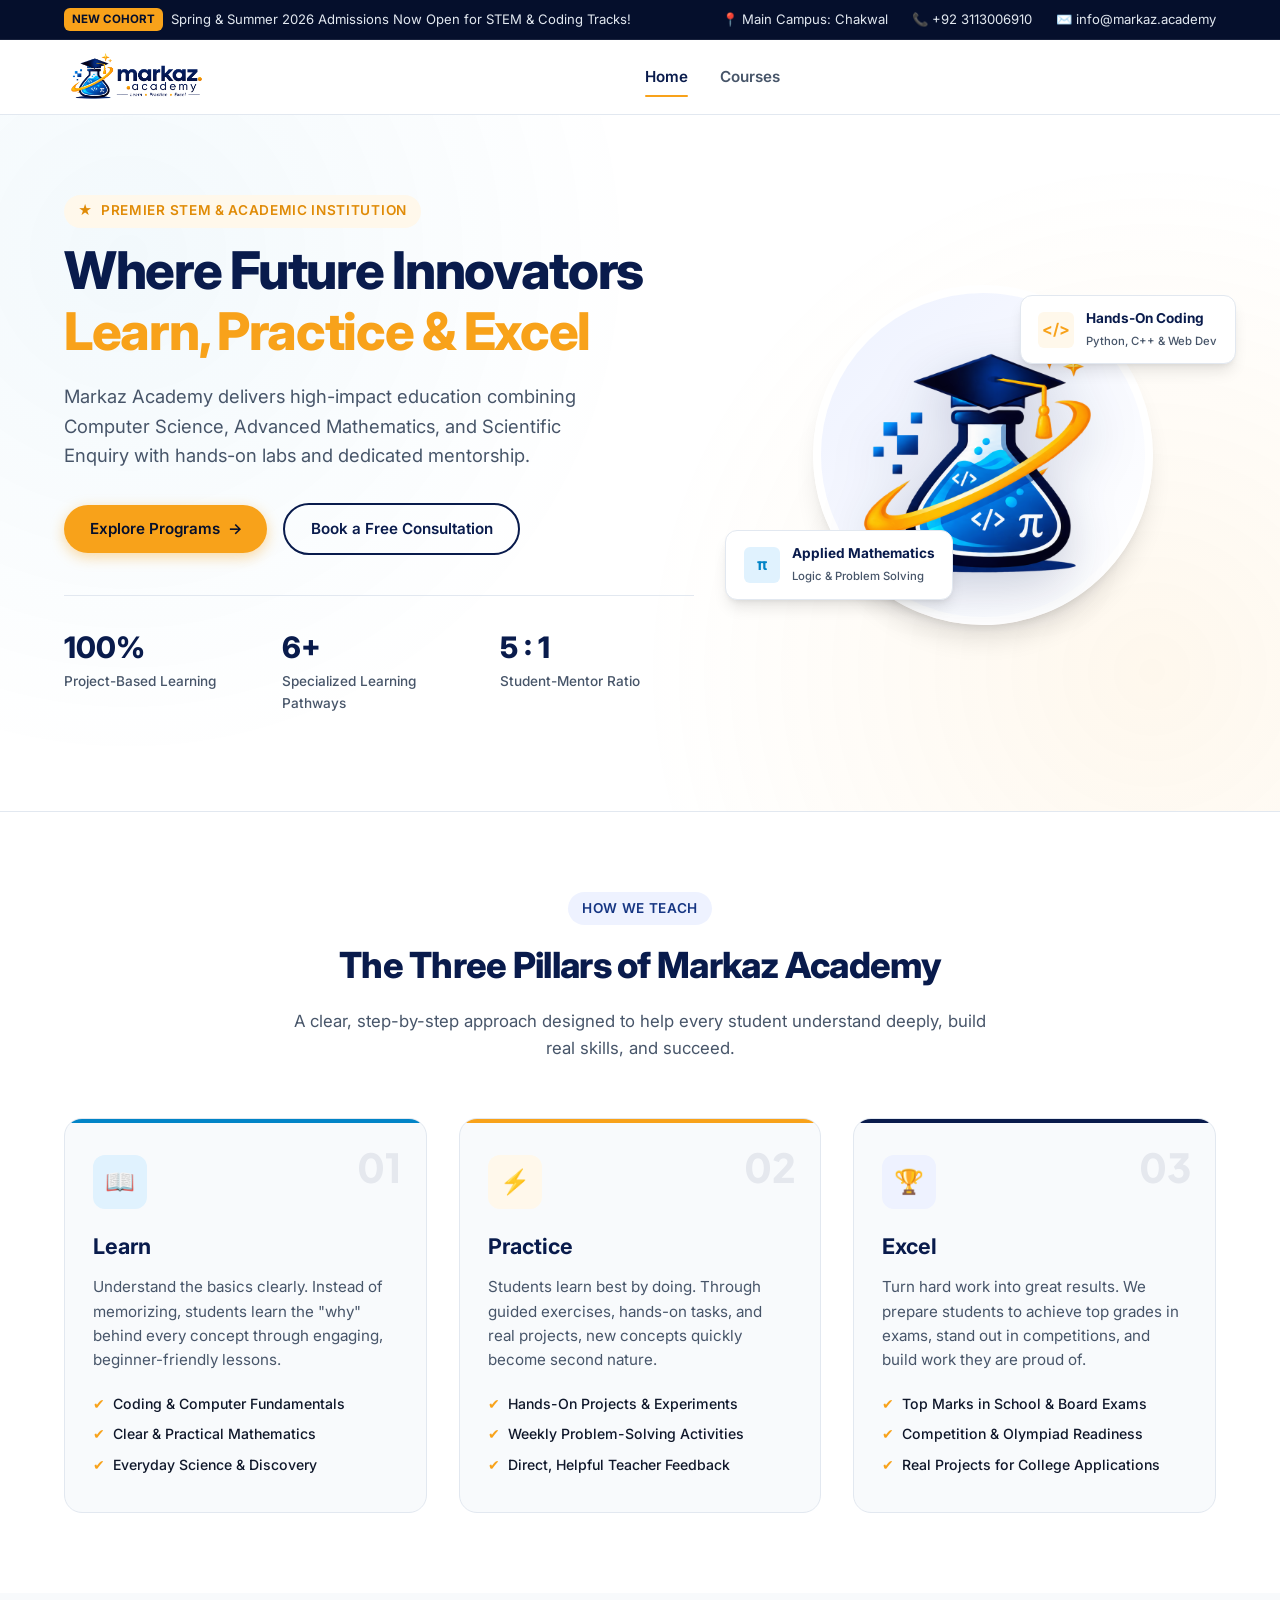
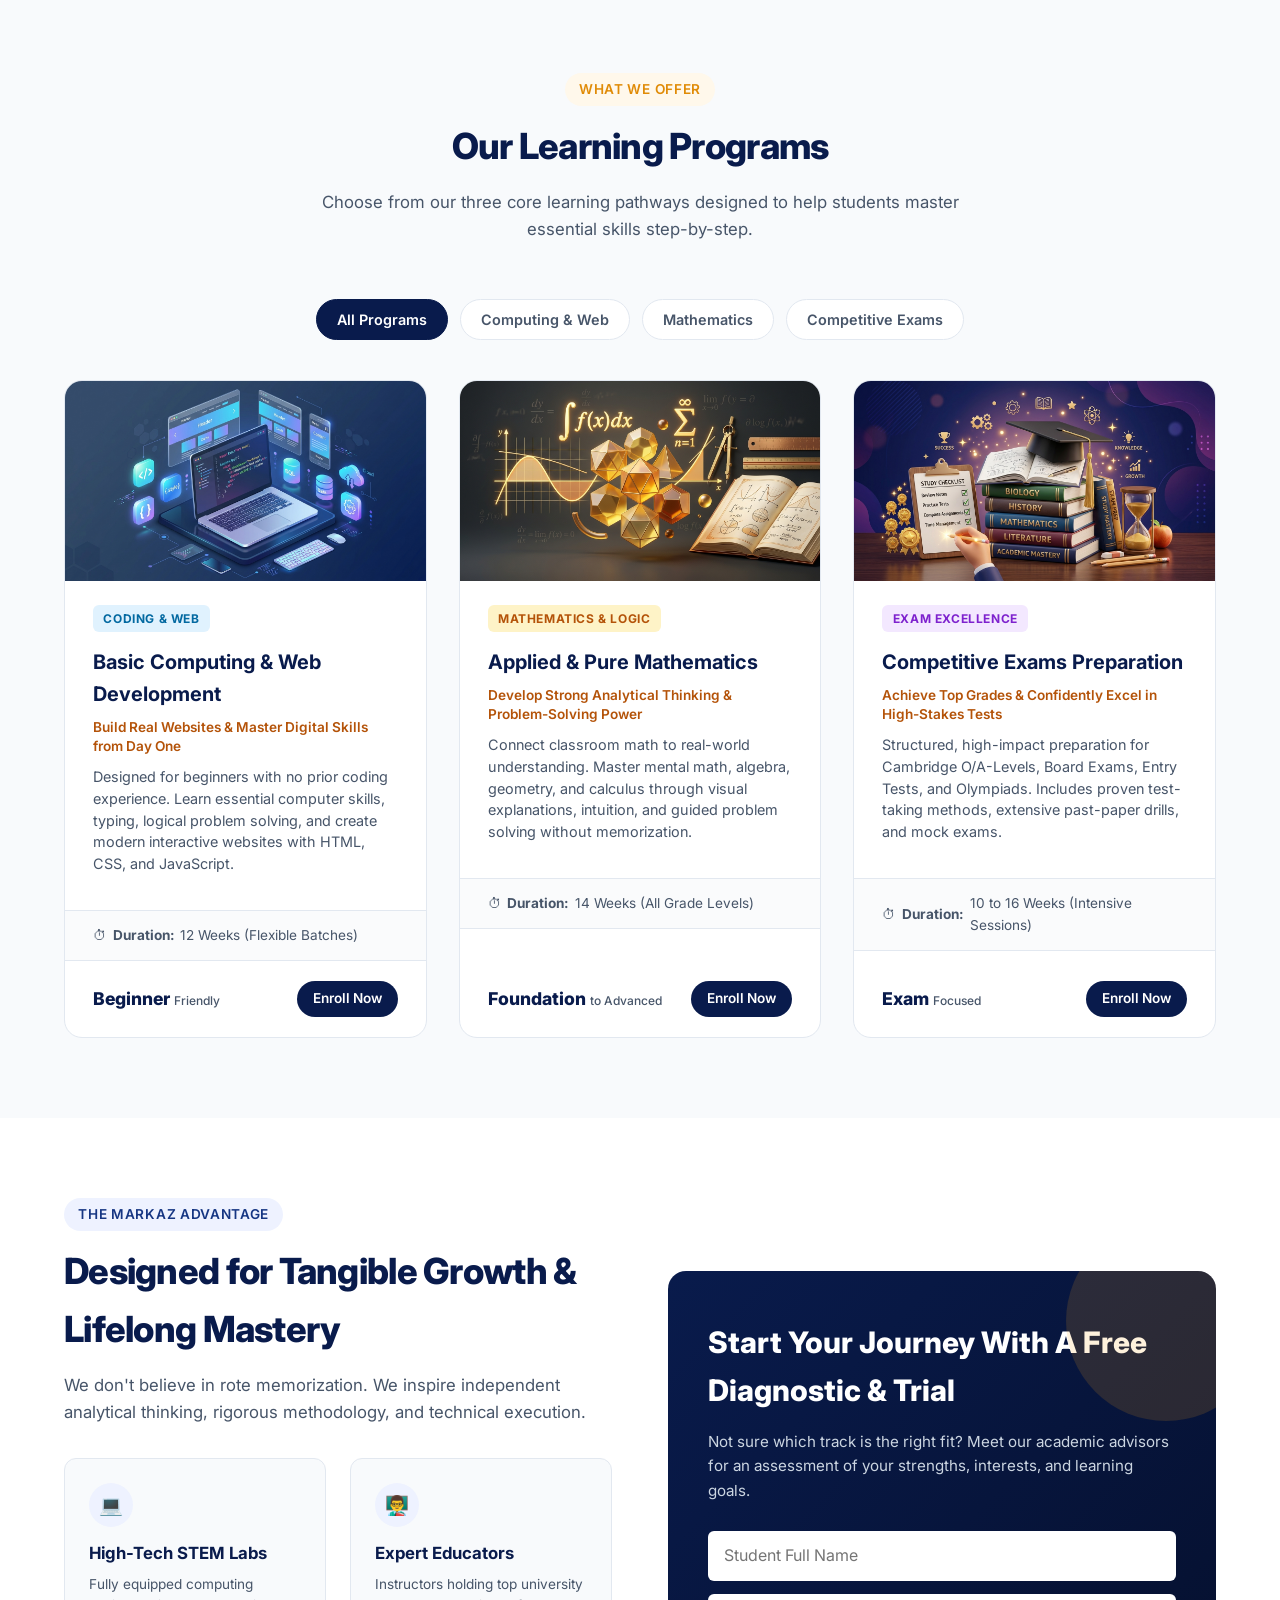
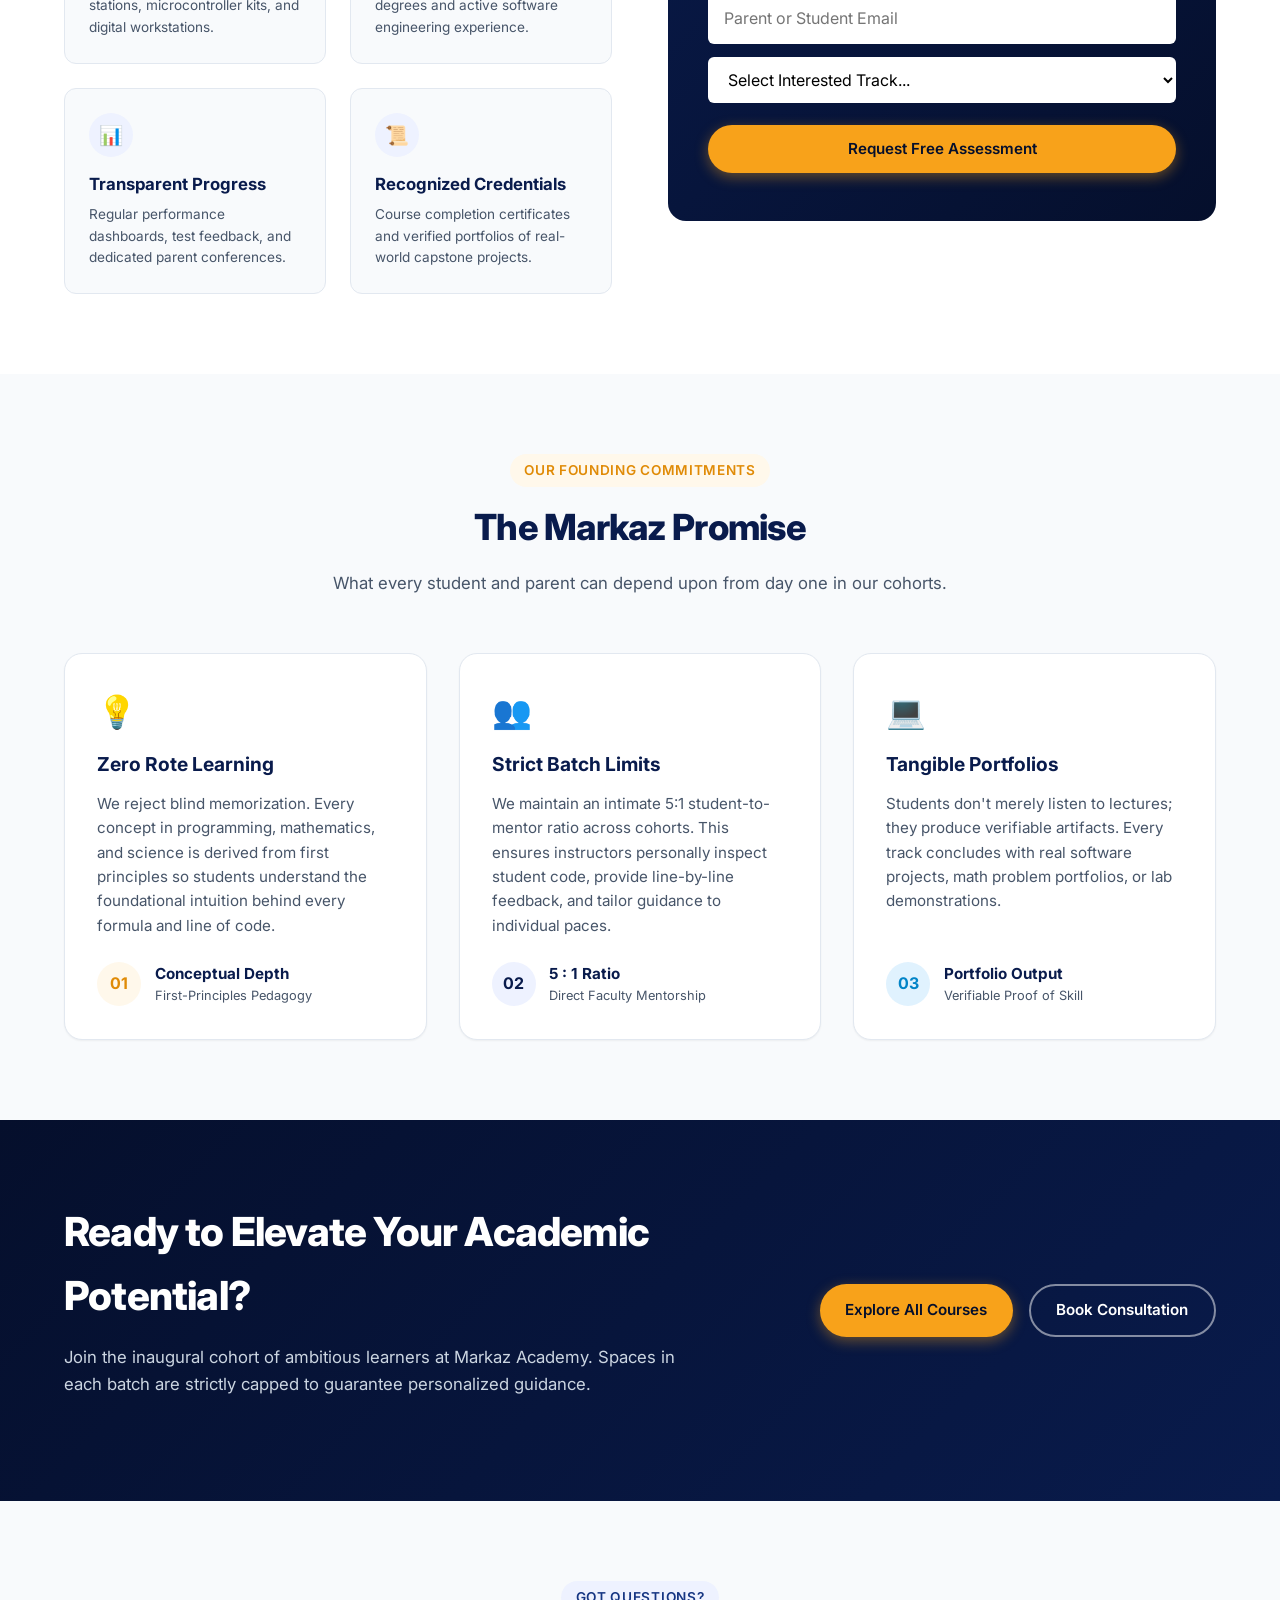
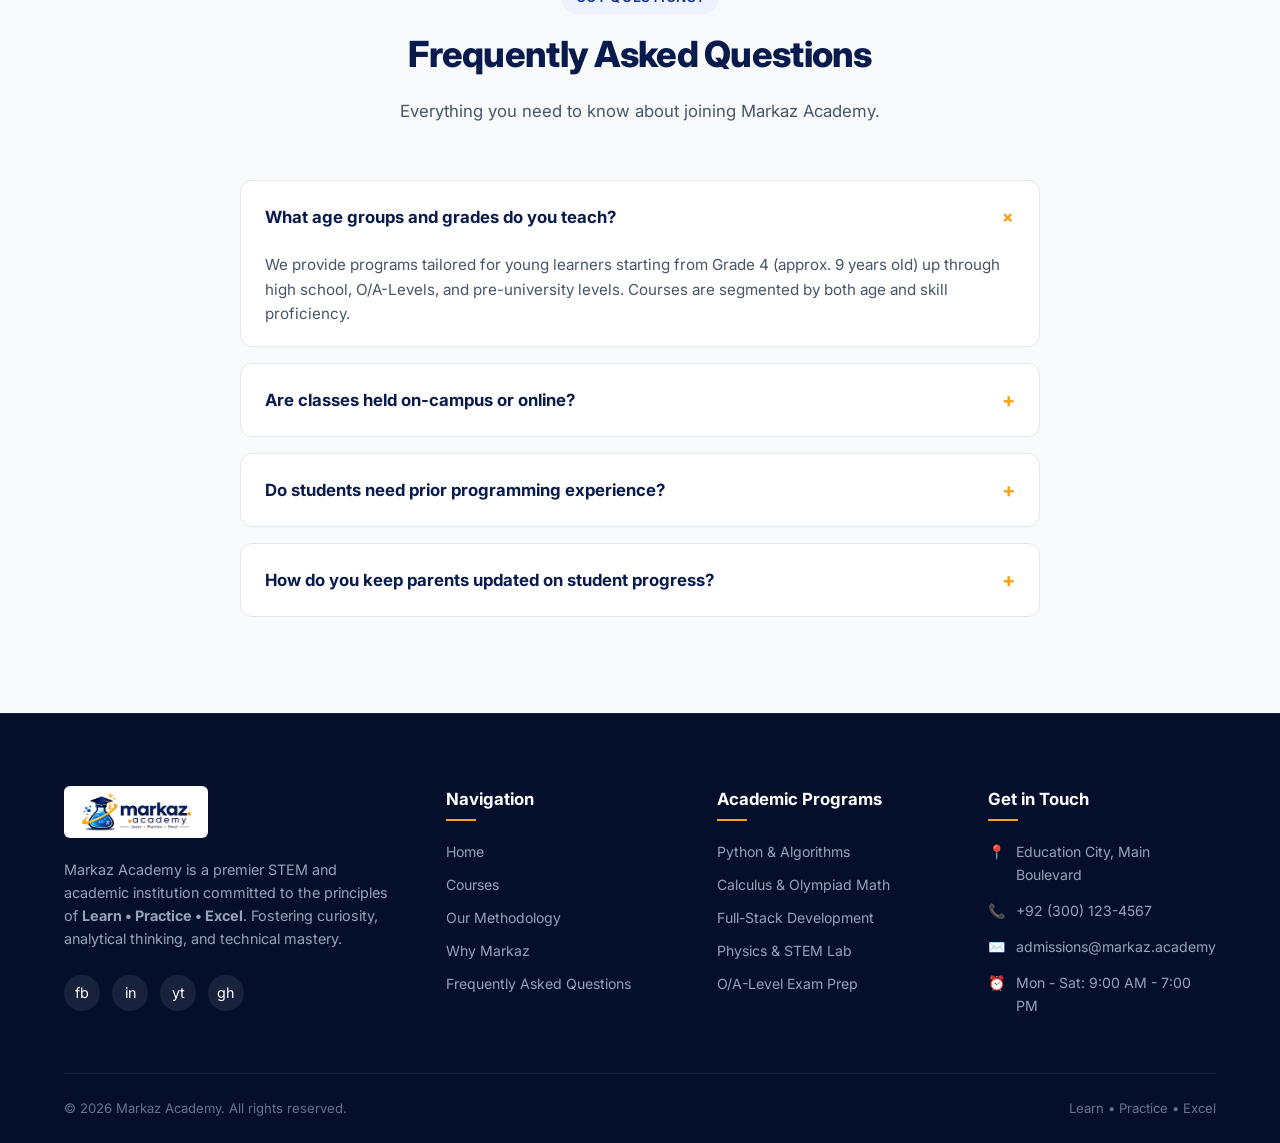
<file: index.html>
<!DOCTYPE html>
<html lang="en">
<head>
  <meta charset="UTF-8">
  <meta name="viewport" content="width=device-width, initial-scale=1.0">
  <title>Markaz Academy | Learn • Practice • Excel | Modern STEM, Coding & Academic Excellence</title>
  <meta name="description" content="Markaz Academy empowers students through rigorous computer science, mathematics, and STEM education. Learn, Practice, and Excel with experienced mentors.">
  <link rel="icon" type="image/png" href="assets/logo.png">
  
  <!-- Google Fonts -->
  <link rel="preconnect" href="https://fonts.googleapis.com">
  <link rel="preconnect" href="https://fonts.gstatic.com" crossorigin>
  <link href="https://fonts.googleapis.com/css2?family=Inter:wght@400;500;600;700;800&family=Plus+Jakarta+Sans:wght@600;700;800&display=swap" rel="stylesheet">
  
  <!-- Stylesheets -->
  <link rel="stylesheet" href="css/style.css">
</head>
<body>

  <!-- Top Announcement Bar -->
  <div class="top-bar">
    <div class="container">
      <div class="top-bar-notice">
        <span class="notice-pill">NEW COHORT</span>
        <span>Spring & Summer 2026 Admissions Now Open for STEM & Coding Tracks!</span>
      </div>
      <div class="top-bar-contact">
        <span>📍 Main Campus: Chakwal</span>
        <span>📞 +92 3113006910</span>
        <span>✉️ info@markaz.academy</span>
      </div>
    </div>
  </div>

  <!-- Primary Navigation -->
  <header class="navbar">
    <div class="container">
      <a href="index.html" class="nav-brand" aria-label="Markaz Academy Home">
        <img src="assets/logo_brand-name.png" alt="Markaz Academy - Learn Practice Excel">
      </a>

      <nav class="nav-menu" id="navMenu">
        <a href="index.html" class="nav-link active">Home</a>
        <a href="courses.html" class="nav-link">Courses</a>
      </nav>

      <div class="nav-actions">
        <button class="nav-toggle" id="navToggle" aria-label="Toggle navigation" aria-expanded="false">☰</button>
      </div>
    </div>
  </header>

  <main>
    <!-- Hero Section -->
    <section class="hero">
      <div class="container">
        <div class="hero-grid">
          <div class="hero-content">
            <span class="badge-tag gold">
              <span>★</span> Premier STEM & Academic Institution
            </span>
            <h1>
              Where Future Innovators <br>
              <span class="highlight">Learn, Practice & Excel</span>
            </h1>
            <p class="hero-lead">
              Markaz Academy delivers high-impact education combining Computer Science, Advanced Mathematics, and Scientific Enquiry with hands-on labs and dedicated mentorship.
            </p>
            <div class="hero-btns">
              <a href="courses.html" class="btn btn-primary">
                Explore Programs <span>&rarr;</span>
              </a>
              <a href="#consultation" class="btn btn-outline">
                Book a Free Consultation
              </a>
            </div>
            <div class="hero-stats">
              <div class="stat-item">
                <h3>100%</h3>
                <p>Project-Based Learning</p>
              </div>
              <div class="stat-item">
                <h3>6+</h3>
                <p>Specialized Learning Pathways</p>
              </div>
              <div class="stat-item">
                <h3>5 : 1</h3>
                <p>Student-Mentor Ratio</p>
              </div>
            </div>
          </div>

          <div class="hero-visual">
            <div class="hero-emblem-wrap">
              <img src="assets/logo.png" alt="Markaz Academy Emblem - Science, Math and Code">
            </div>
            
            <div class="floating-badge badge-1">
              <div class="floating-icon">&lt;/&gt;</div>
              <div>
                <div>Hands-On Coding</div>
                <small style="color: var(--color-text-muted); font-weight: 500;">Python, C++ & Web Dev</small>
              </div>
            </div>

            <div class="floating-badge badge-2">
              <div class="floating-icon">&pi;</div>
              <div>
                <div>Applied Mathematics</div>
                <small style="color: var(--color-text-muted); font-weight: 500;">Logic & Problem Solving</small>
              </div>
            </div>
          </div>
        </div>
      </div>
    </section>

    <!-- Three Pillars Section (Learn, Practice, Excel) -->
    <section class="pillars section-padding" id="methodology">
      <div class="container">
        <div class="section-header">
          <span class="badge-tag">How We Teach</span>
          <h2 class="section-title">The Three Pillars of Markaz Academy</h2>
          <p class="section-subtitle">A clear, step-by-step approach designed to help every student understand deeply, build real skills, and succeed.</p>
        </div>

        <div class="pillars-grid">
          <!-- Pillar 1: Learn -->
          <div class="pillar-card pillar-learn">
            <div class="pillar-number">01</div>
            <div class="pillar-icon">📖</div>
            <h3>Learn</h3>
            <p>Understand the basics clearly. Instead of memorizing, students learn the "why" behind every concept through engaging, beginner-friendly lessons.</p>
            <ul class="pillar-points">
              <li><span>✔</span> Coding & Computer Fundamentals</li>
              <li><span>✔</span> Clear & Practical Mathematics</li>
              <li><span>✔</span> Everyday Science & Discovery</li>
            </ul>
          </div>

          <!-- Pillar 2: Practice -->
          <div class="pillar-card pillar-practice">
            <div class="pillar-number">02</div>
            <div class="pillar-icon">⚡</div>
            <h3>Practice</h3>
            <p>Students learn best by doing. Through guided exercises, hands-on tasks, and real projects, new concepts quickly become second nature.</p>
            <ul class="pillar-points">
              <li><span>✔</span> Hands-On Projects & Experiments</li>
              <li><span>✔</span> Weekly Problem-Solving Activities</li>
              <li><span>✔</span> Direct, Helpful Teacher Feedback</li>
            </ul>
          </div>

          <!-- Pillar 3: Excel -->
          <div class="pillar-card pillar-excel">
            <div class="pillar-number">03</div>
            <div class="pillar-icon">🏆</div>
            <h3>Excel</h3>
            <p>Turn hard work into great results. We prepare students to achieve top grades in exams, stand out in competitions, and build work they are proud of.</p>
            <ul class="pillar-points">
              <li><span>✔</span> Top Marks in School & Board Exams</li>
              <li><span>✔</span> Competition & Olympiad Readiness</li>
              <li><span>✔</span> Real Projects for College Applications</li>
            </ul>
          </div>
        </div>
      </div>
    </section>

    <!-- Learning Programs Section -->
    <section class="courses section-padding" id="courses">
      <div class="container">
        <div class="section-header">
          <span class="badge-tag gold">What We Offer</span>
          <h2 class="section-title">Our Learning Programs</h2>
          <p class="section-subtitle">Choose from our three core learning pathways designed to help students master essential skills step-by-step.</p>
        </div>

        <!-- Filter Controls -->
        <div class="course-filter-wrap">
          <button class="filter-btn active" data-filter="all">All Programs</button>
          <button class="filter-btn" data-filter="cs">Computing & Web</button>
          <button class="filter-btn" data-filter="math">Mathematics</button>
          <button class="filter-btn" data-filter="exam">Competitive Exams</button>
        </div>

        <!-- Courses Grid -->
        <div class="courses-grid" id="courseGrid">
          
          <!-- Specialization 1: Basic Computing and Web Development -->
          <div class="course-card" data-category="cs">
            <div class="course-card-image">
              <img src="assets/computing-web.jpg" alt="Basic Computing and Web Development">
            </div>
            <div class="course-card-top">
              <span class="course-category-tag tag-cs">Coding & Web</span>
              <h3 class="course-title">Basic Computing & Web Development</h3>
              <p class="course-tagline">Build Real Websites & Master Digital Skills from Day One</p>
              <p class="course-desc">Designed for beginners with no prior coding experience. Learn essential computer skills, typing, logical problem solving, and create modern interactive websites with HTML, CSS, and JavaScript.</p>
            </div>
            <div class="course-meta">
              <span class="meta-item">⏱ <strong>Duration:</strong> 12 Weeks (Flexible Batches)</span>
            </div>
            <div class="course-card-footer">
              <div class="course-fee">Beginner <span>Friendly</span></div>
              <a href="#consultation" class="btn btn-navy" style="padding: 0.45rem 1rem; font-size: 0.85rem;">Enroll Now</a>
            </div>
          </div>

          <!-- Specialization 2: Applied and Pure Mathematics -->
          <div class="course-card" data-category="math">
            <div class="course-card-image">
              <img src="assets/applied-math.jpg" alt="Applied and Pure Mathematics">
            </div>
            <div class="course-card-top">
              <span class="course-category-tag tag-math">Mathematics & Logic</span>
              <h3 class="course-title">Applied & Pure Mathematics</h3>
              <p class="course-tagline">Develop Strong Analytical Thinking & Problem-Solving Power</p>
              <p class="course-desc">Connect classroom math to real-world understanding. Master mental math, algebra, geometry, and calculus through visual explanations, intuition, and guided problem solving without memorization.</p>
            </div>
            <div class="course-meta">
              <span class="meta-item">⏱ <strong>Duration:</strong> 14 Weeks (All Grade Levels)</span>
            </div>
            <div class="course-card-footer">
              <div class="course-fee">Foundation <span>to Advanced</span></div>
              <a href="#consultation" class="btn btn-navy" style="padding: 0.45rem 1rem; font-size: 0.85rem;">Enroll Now</a>
            </div>
          </div>

          <!-- Specialization 3: Competitive Exams Preparation -->
          <div class="course-card" data-category="exam">
            <div class="course-card-image">
              <img src="assets/exam-prep.jpg" alt="Competitive Exams Preparation">
            </div>
            <div class="course-card-top">
              <span class="course-category-tag tag-prep">Exam Excellence</span>
              <h3 class="course-title">Competitive Exams Preparation</h3>
              <p class="course-tagline">Achieve Top Grades & Confidently Excel in High-Stakes Tests</p>
              <p class="course-desc">Structured, high-impact preparation for Cambridge O/A-Levels, Board Exams, Entry Tests, and Olympiads. Includes proven test-taking methods, extensive past-paper drills, and mock exams.</p>
            </div>
            <div class="course-meta">
              <span class="meta-item">⏱ <strong>Duration:</strong> 10 to 16 Weeks (Intensive Sessions)</span>
            </div>
            <div class="course-card-footer">
              <div class="course-fee">Exam <span>Focused</span></div>
              <a href="#consultation" class="btn btn-navy" style="padding: 0.45rem 1rem; font-size: 0.85rem;">Enroll Now</a>
            </div>
          </div>

        </div>
      </div>
    </section>

    <!-- Why Choose Markaz Academy Section -->
    <section class="features section-padding" id="features">
      <div class="container">
        <div class="features-grid">
          <div>
            <span class="badge-tag">The Markaz Advantage</span>
            <h2 class="section-title">Designed for Tangible Growth & Lifelong Mastery</h2>
            <p class="section-subtitle" style="margin-bottom: 2rem;">
              We don't believe in rote memorization. We inspire independent analytical thinking, rigorous methodology, and technical execution.
            </p>

            <div class="feature-list">
              <div class="feature-box">
                <div class="feature-icon-circle">💻</div>
                <h4>High-Tech STEM Labs</h4>
                <p>Fully equipped computing stations, microcontroller kits, and digital workstations.</p>
              </div>

              <div class="feature-box">
                <div class="feature-icon-circle">👨‍🏫</div>
                <h4>Expert Educators</h4>
                <p>Instructors holding top university degrees and active software engineering experience.</p>
              </div>

              <div class="feature-box">
                <div class="feature-icon-circle">📊</div>
                <h4>Transparent Progress</h4>
                <p>Regular performance dashboards, test feedback, and dedicated parent conferences.</p>
              </div>

              <div class="feature-box">
                <div class="feature-icon-circle">📜</div>
                <h4>Recognized Credentials</h4>
                <p>Course completion certificates and verified portfolios of real-world capstone projects.</p>
              </div>
            </div>
          </div>

          <div>
            <div class="features-banner" id="consultation">
              <h3>Start Your Journey With A Free Diagnostic & Trial</h3>
              <p>
                Not sure which track is the right fit? Meet our academic advisors for an assessment of your strengths, interests, and learning goals.
              </p>
              <form class="lead-form" style="display: flex; flex-direction: column; gap: 0.85rem;">
                <input type="text" placeholder="Student Full Name" required style="padding: 0.75rem 1rem; border-radius: var(--radius-sm); border: none;">
                <input type="email" placeholder="Parent or Student Email" required style="padding: 0.75rem 1rem; border-radius: var(--radius-sm); border: none;">
                <select required style="padding: 0.75rem 1rem; border-radius: var(--radius-sm); border: none; background: white;">
                  <option value="">Select Interested Track...</option>
                  <option value="cs">Computer Science & Coding</option>
                  <option value="math">Advanced Mathematics</option>
                  <option value="science">Applied Science & Robotics</option>
                  <option value="exam">O/A-Levels & Board Prep</option>
                </select>
                <button type="submit" class="btn btn-primary" style="margin-top: 0.5rem; width: 100%;">
                  Request Free Assessment
                </button>
              </form>
            </div>
          </div>
        </div>
      </div>
    </section>

    <!-- Founding Commitments & Educational Promise -->
    <section class="testimonials section-padding">
      <div class="container">
        <div class="section-header">
          <span class="badge-tag gold">Our Founding Commitments</span>
          <h2 class="section-title">The Markaz Promise</h2>
          <p class="section-subtitle">What every student and parent can depend upon from day one in our cohorts.</p>
        </div>

        <div class="testimonials-grid">
          <div class="testimonial-card">
            <div style="font-size: 2rem; margin-bottom: 0.75rem;">💡</div>
            <h3 style="color: var(--color-primary); font-size: 1.2rem; font-weight: 700; margin-bottom: 0.75rem;">Zero Rote Learning</h3>
            <p class="testimonial-text" style="font-style: normal;">
              We reject blind memorization. Every concept in programming, mathematics, and science is derived from first principles so students understand the foundational intuition behind every formula and line of code.
            </p>
            <div class="testimonial-author">
              <div class="author-avatar" style="background: var(--color-accent-gold-light); color: var(--color-accent-gold-hover);">01</div>
              <div class="author-info">
                <h4>Conceptual Depth</h4>
                <p>First-Principles Pedagogy</p>
              </div>
            </div>
          </div>

          <div class="testimonial-card">
            <div style="font-size: 2rem; margin-bottom: 0.75rem;">👥</div>
            <h3 style="color: var(--color-primary); font-size: 1.2rem; font-weight: 700; margin-bottom: 0.75rem;">Strict Batch Limits</h3>
            <p class="testimonial-text" style="font-style: normal;">
              We maintain an intimate 5:1 student-to-mentor ratio across cohorts. This ensures instructors personally inspect student code, provide line-by-line feedback, and tailor guidance to individual paces.
            </p>
            <div class="testimonial-author">
              <div class="author-avatar" style="background: var(--color-primary-soft); color: var(--color-primary);">02</div>
              <div class="author-info">
                <h4>5 : 1 Ratio</h4>
                <p>Direct Faculty Mentorship</p>
              </div>
            </div>
          </div>

          <div class="testimonial-card">
            <div style="font-size: 2rem; margin-bottom: 0.75rem;">💻</div>
            <h3 style="color: var(--color-primary); font-size: 1.2rem; font-weight: 700; margin-bottom: 0.75rem;">Tangible Portfolios</h3>
            <p class="testimonial-text" style="font-style: normal;">
              Students don't merely listen to lectures; they produce verifiable artifacts. Every track concludes with real software projects, math problem portfolios, or lab demonstrations.
            </p>
            <div class="testimonial-author">
              <div class="author-avatar" style="background: var(--color-accent-cyan-light); color: var(--color-accent-cyan);">03</div>
              <div class="author-info">
                <h4>Portfolio Output</h4>
                <p>Verifiable Proof of Skill</p>
              </div>
            </div>
          </div>
        </div>
      </div>
    </section>

    <!-- Call to Action Banner -->
    <section class="cta-section">
      <div class="container">
        <div class="cta-box">
          <div class="cta-content">
            <h2>Ready to Elevate Your Academic Potential?</h2>
            <p>Join the inaugural cohort of ambitious learners at Markaz Academy. Spaces in each batch are strictly capped to guarantee personalized guidance.</p>
          </div>
          <div class="cta-actions">
            <a href="courses.html" class="btn btn-primary">Explore All Courses</a>
            <a href="#consultation" class="btn btn-outline-white">Book Consultation</a>
          </div>
        </div>
      </div>
    </section>

    <!-- Frequently Asked Questions (FAQ) -->
    <section class="faq section-padding" id="faq">
      <div class="container">
        <div class="section-header">
          <span class="badge-tag">Got Questions?</span>
          <h2 class="section-title">Frequently Asked Questions</h2>
          <p class="section-subtitle">Everything you need to know about joining Markaz Academy.</p>
        </div>

        <div class="faq-wrap">
          <div class="faq-item active">
            <button class="faq-question">
              <span>What age groups and grades do you teach?</span>
              <span class="icon">+</span>
            </button>
            <div class="faq-answer">
              <p>We provide programs tailored for young learners starting from Grade 4 (approx. 9 years old) up through high school, O/A-Levels, and pre-university levels. Courses are segmented by both age and skill proficiency.</p>
            </div>
          </div>

          <div class="faq-item">
            <button class="faq-question">
              <span>Are classes held on-campus or online?</span>
              <span class="icon">+</span>
            </button>
            <div class="faq-answer">
              <p>We offer both! Our state-of-the-art campus provides hands-on laboratory environments, while our hybrid and live online sessions cater to remote learners with full interactive screen-sharing and code sandboxes.</p>
            </div>
          </div>

          <div class="faq-item">
            <button class="faq-question">
              <span>Do students need prior programming experience?</span>
              <span class="icon">+</span>
            </button>
            <div class="faq-answer">
              <p>No prior coding experience is required for our introductory tracks. We start from foundational fundamentals and build up steadily. For advanced tracks, we conduct a quick diagnostic assessment to ensure appropriate placement.</p>
            </div>
          </div>

          <div class="faq-item">
            <button class="faq-question">
              <span>How do you keep parents updated on student progress?</span>
              <span class="icon">+</span>
            </button>
            <div class="faq-answer">
              <p>Parents receive bi-weekly progress reports detailing attendance, project milestones, test scores, and qualitative feedback from instructors, alongside scheduled parent-teacher meetings.</p>
            </div>
          </div>
        </div>
      </div>
    </section>
  </main>

  <!-- Footer -->
  <footer class="footer">
    <div class="container">
      <div class="footer-grid">
        <div class="footer-brand">
          <img src="assets/logo_brand-name.png" alt="Markaz Academy">
          <p>
            Markaz Academy is a premier STEM and academic institution committed to the principles of <strong>Learn • Practice • Excel</strong>. Fostering curiosity, analytical thinking, and technical mastery.
          </p>
          <div class="footer-socials">
            <a href="#" class="social-link" aria-label="Facebook">fb</a>
            <a href="#" class="social-link" aria-label="LinkedIn">in</a>
            <a href="#" class="social-link" aria-label="YouTube">yt</a>
            <a href="#" class="social-link" aria-label="GitHub">gh</a>
          </div>
        </div>

        <div class="footer-col">
          <h4>Navigation</h4>
          <div class="footer-links">
            <a href="index.html">Home</a>
            <a href="courses.html">Courses</a>
            <a href="#methodology">Our Methodology</a>
            <a href="#features">Why Markaz</a>
            <a href="#faq">Frequently Asked Questions</a>
          </div>
        </div>

        <div class="footer-col">
          <h4>Academic Programs</h4>
          <div class="footer-links">
            <a href="courses.html">Python & Algorithms</a>
            <a href="courses.html">Calculus & Olympiad Math</a>
            <a href="courses.html">Full-Stack Development</a>
            <a href="courses.html">Physics & STEM Lab</a>
            <a href="courses.html">O/A-Level Exam Prep</a>
          </div>
        </div>

        <div class="footer-col">
          <h4>Get in Touch</h4>
          <ul class="footer-contact-info">
            <li><span>📍</span> Education City, Main Boulevard</li>
            <li><span>📞</span> +92 (300) 123-4567</li>
            <li><span>✉️</span> admissions@markaz.academy</li>
            <li><span>⏰</span> Mon - Sat: 9:00 AM - 7:00 PM</li>
          </ul>
        </div>
      </div>

      <div class="footer-bottom">
        <div>&copy; 2026 Markaz Academy. All rights reserved.</div>
        <div>Learn • Practice • Excel</div>
      </div>
    </div>
  </footer>

  <!-- Scripts -->
  <script src="js/main.js"></script>
</body>
</html>
</file>
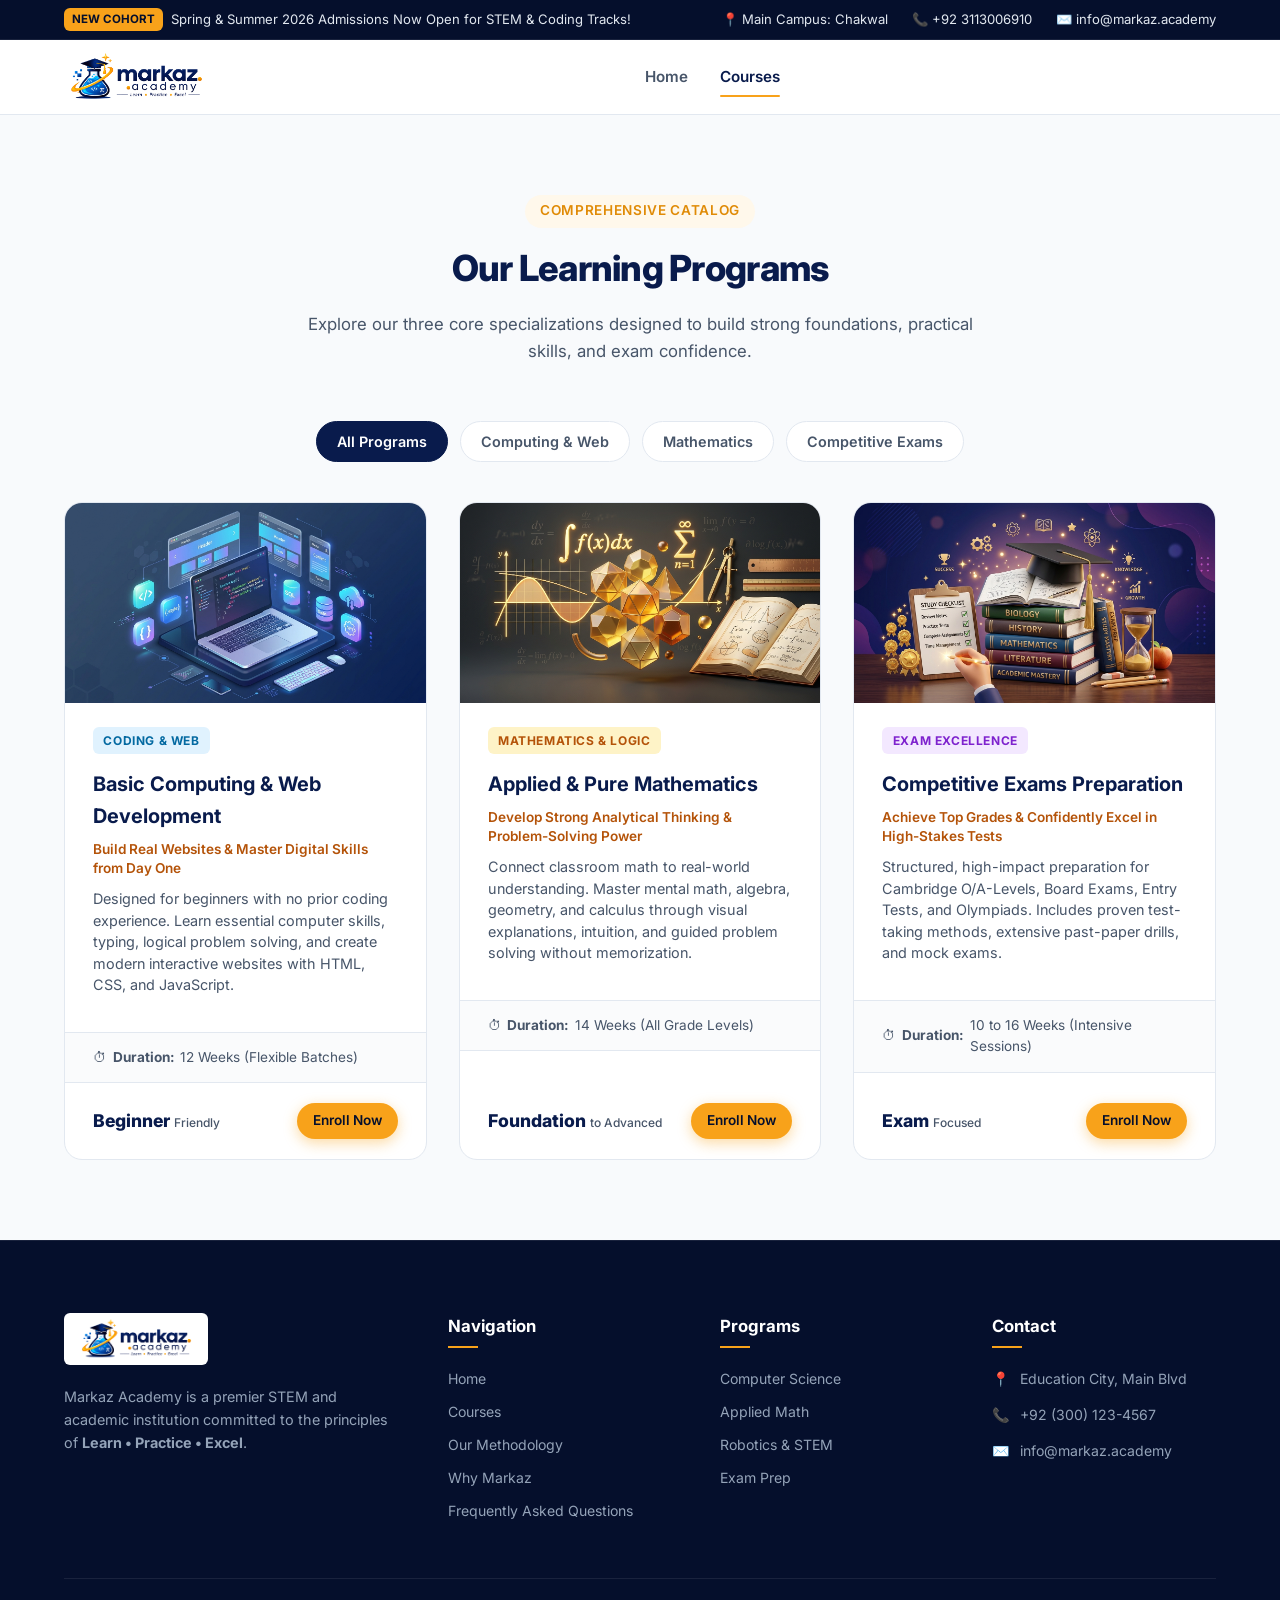
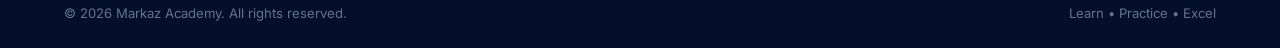
<file: courses.html>
<!DOCTYPE html>
<html lang="en">
<head>
  <meta charset="UTF-8">
  <meta name="viewport" content="width=device-width, initial-scale=1.0">
  <title>Courses & Academic Tracks | Markaz Academy</title>
  <meta name="description" content="Explore computer science, advanced mathematics, physics, and exam prep courses at Markaz Academy.">
  <link rel="icon" type="image/png" href="assets/logo.png">
  
  <link rel="preconnect" href="https://fonts.googleapis.com">
  <link rel="preconnect" href="https://fonts.gstatic.com" crossorigin>
  <link href="https://fonts.googleapis.com/css2?family=Inter:wght@400;500;600;700;800&family=Plus+Jakarta+Sans:wght@600;700;800&display=swap" rel="stylesheet">
  
  <link rel="stylesheet" href="css/style.css">
</head>
<body>

  <!-- Top Announcement Bar -->
  <div class="top-bar">
    <div class="container">
      <div class="top-bar-notice">
        <span class="notice-pill">NEW COHORT</span>
        <span>Spring & Summer 2026 Admissions Now Open for STEM & Coding Tracks!</span>
      </div>
      <div class="top-bar-contact">
        <span>📍 Main Campus: Chakwal</span>
        <span>📞 +92 3113006910</span>
        <span>✉️ info@markaz.academy</span>
      </div>
    </div>
  </div>

  <!-- Primary Navigation -->
  <header class="navbar">
    <div class="container">
      <a href="index.html" class="nav-brand" aria-label="Markaz Academy Home">
        <img src="assets/logo_brand-name.png" alt="Markaz Academy - Learn Practice Excel">
      </a>

      <nav class="nav-menu" id="navMenu">
        <a href="index.html" class="nav-link">Home</a>
        <a href="courses.html" class="nav-link active">Courses</a>
      </nav>

      <div class="nav-actions">
        <button class="nav-toggle" id="navToggle" aria-label="Toggle navigation" aria-expanded="false">☰</button>
      </div>
    </div>
  </header>

  <main>
    <section class="courses section-padding">
      <div class="container">
        <div class="section-header">
          <span class="badge-tag gold">Comprehensive Catalog</span>
          <h1 class="section-title">Our Learning Programs</h1>
          <p class="section-subtitle">Explore our three core specializations designed to build strong foundations, practical skills, and exam confidence.</p>
        </div>

        <!-- Filter Controls -->
        <div class="course-filter-wrap">
          <button class="filter-btn active" data-filter="all">All Programs</button>
          <button class="filter-btn" data-filter="cs">Computing & Web</button>
          <button class="filter-btn" data-filter="math">Mathematics</button>
          <button class="filter-btn" data-filter="exam">Competitive Exams</button>
        </div>

        <!-- Courses Grid -->
        <div class="courses-grid">
          <!-- Specialization 1: Basic Computing and Web Development -->
          <div class="course-card" data-category="cs">
            <div class="course-card-image">
              <img src="assets/computing-web.jpg" alt="Basic Computing and Web Development">
            </div>
            <div class="course-card-top">
              <span class="course-category-tag tag-cs">Coding & Web</span>
              <h3 class="course-title">Basic Computing & Web Development</h3>
              <p class="course-tagline">Build Real Websites & Master Digital Skills from Day One</p>
              <p class="course-desc">Designed for beginners with no prior coding experience. Learn essential computer skills, typing, logical problem solving, and create modern interactive websites with HTML, CSS, and JavaScript.</p>
            </div>
            <div class="course-meta">
              <span class="meta-item">⏱ <strong>Duration:</strong> 12 Weeks (Flexible Batches)</span>
            </div>
            <div class="course-card-footer">
              <div class="course-fee">Beginner <span>Friendly</span></div>
              <a href="index.html#consultation" class="btn btn-primary" style="padding: 0.45rem 1rem; font-size: 0.85rem;">Enroll Now</a>
            </div>
          </div>

          <!-- Specialization 2: Applied and Pure Mathematics -->
          <div class="course-card" data-category="math">
            <div class="course-card-image">
              <img src="assets/applied-math.jpg" alt="Applied and Pure Mathematics">
            </div>
            <div class="course-card-top">
              <span class="course-category-tag tag-math">Mathematics & Logic</span>
              <h3 class="course-title">Applied & Pure Mathematics</h3>
              <p class="course-tagline">Develop Strong Analytical Thinking & Problem-Solving Power</p>
              <p class="course-desc">Connect classroom math to real-world understanding. Master mental math, algebra, geometry, and calculus through visual explanations, intuition, and guided problem solving without memorization.</p>
            </div>
            <div class="course-meta">
              <span class="meta-item">⏱ <strong>Duration:</strong> 14 Weeks (All Grade Levels)</span>
            </div>
            <div class="course-card-footer">
              <div class="course-fee">Foundation <span>to Advanced</span></div>
              <a href="index.html#consultation" class="btn btn-primary" style="padding: 0.45rem 1rem; font-size: 0.85rem;">Enroll Now</a>
            </div>
          </div>

          <!-- Specialization 3: Competitive Exams Preparation -->
          <div class="course-card" data-category="exam">
            <div class="course-card-image">
              <img src="assets/exam-prep.jpg" alt="Competitive Exams Preparation">
            </div>
            <div class="course-card-top">
              <span class="course-category-tag tag-prep">Exam Excellence</span>
              <h3 class="course-title">Competitive Exams Preparation</h3>
              <p class="course-tagline">Achieve Top Grades & Confidently Excel in High-Stakes Tests</p>
              <p class="course-desc">Structured, high-impact preparation for Cambridge O/A-Levels, Board Exams, Entry Tests, and Olympiads. Includes proven test-taking methods, extensive past-paper drills, and mock exams.</p>
            </div>
            <div class="course-meta">
              <span class="meta-item">⏱ <strong>Duration:</strong> 10 to 16 Weeks (Intensive Sessions)</span>
            </div>
            <div class="course-card-footer">
              <div class="course-fee">Exam <span>Focused</span></div>
              <a href="index.html#consultation" class="btn btn-primary" style="padding: 0.45rem 1rem; font-size: 0.85rem;">Enroll Now</a>
            </div>
          </div>
        </div>
      </div>
    </section>
  </main>

  <!-- Footer -->
  <footer class="footer">
    <div class="container">
      <div class="footer-grid">
        <div class="footer-brand">
          <img src="assets/logo_brand-name.png" alt="Markaz Academy">
          <p>Markaz Academy is a premier STEM and academic institution committed to the principles of <strong>Learn • Practice • Excel</strong>.</p>
        </div>
        <div class="footer-col">
          <h4>Navigation</h4>
          <div class="footer-links">
            <a href="index.html">Home</a>
            <a href="courses.html">Courses</a>
            <a href="index.html#methodology">Our Methodology</a>
            <a href="index.html#features">Why Markaz</a>
            <a href="index.html#faq">Frequently Asked Questions</a>
          </div>
        </div>
        <div class="footer-col">
          <h4>Programs</h4>
          <div class="footer-links">
            <a href="courses.html">Computer Science</a>
            <a href="courses.html">Applied Math</a>
            <a href="courses.html">Robotics & STEM</a>
            <a href="courses.html">Exam Prep</a>
          </div>
        </div>
        <div class="footer-col">
          <h4>Contact</h4>
          <ul class="footer-contact-info">
            <li><span>📍</span> Education City, Main Blvd</li>
            <li><span>📞</span> +92 (300) 123-4567</li>
            <li><span>✉️</span> info@markaz.academy</li>
          </ul>
        </div>
      </div>
      <div class="footer-bottom">
        <div>&copy; 2026 Markaz Academy. All rights reserved.</div>
        <div>Learn • Practice • Excel</div>
      </div>
    </div>
  </footer>

  <script src="js/main.js"></script>
</body>
</html>
</file>
<file: css/style.css>
/* ==========================================================================
   Markaz Academy - Main Stylesheet
   Theme: Deep Navy Blue & Energetic Gold/Cyan
   Tagline: Learn • Practice • Excel
   ========================================================================== */

:root {
  /* Brand Color Palette */
  --color-primary: #091b4c;
  --color-primary-dark: #050f2c;
  --color-primary-light: #163683;
  --color-primary-soft: #eef2ff;
  
  --color-accent-gold: #f8a21a;
  --color-accent-gold-hover: #e08b07;
  --color-accent-gold-light: #fff8eb;
  
  --color-accent-cyan: #0284c7;
  --color-accent-cyan-light: #e0f2fe;
  
  --color-text-main: #0f172a;
  --color-text-muted: #475569;
  --color-text-light: #94a3b8;
  --color-bg-body: #f8fafc;
  --color-bg-card: #ffffff;
  --color-border: #e2e8f0;
  
  /* Typography */
  --font-family-sans: 'Inter', -apple-system, BlinkMacSystemFont, 'Segoe UI', Roboto, Helvetica, Arial, sans-serif;
  --font-family-display: 'Plus Jakarta Sans', var(--font-family-sans);

  /* Shadows */
  --shadow-sm: 0 1px 2px 0 rgb(0 0 0 / 0.05);
  --shadow-md: 0 4px 6px -1px rgb(0 0 0 / 0.1), 0 2px 4px -2px rgb(0 0 0 / 0.1);
  --shadow-lg: 0 10px 15px -3px rgb(0 0 0 / 0.1), 0 4px 6px -4px rgb(0 0 0 / 0.1);
  --shadow-xl: 0 20px 25px -5px rgb(0 0 0 / 0.1), 0 8px 10px -6px rgb(0 0 0 / 0.1);
  --shadow-glow: 0 0 25px rgba(248, 162, 26, 0.35);

  /* Radii & Transitions */
  --radius-sm: 6px;
  --radius-md: 12px;
  --radius-lg: 18px;
  --radius-full: 9999px;
  --transition-normal: all 0.25s cubic-bezier(0.4, 0, 0.2, 1);
}

/* Base Resets */
*, *::before, *::after {
  box-sizing: border-box;
  margin: 0;
  padding: 0;
}

html {
  scroll-behavior: smooth;
  font-size: 16px;
}

body {
  font-family: var(--font-family-sans);
  background-color: var(--color-bg-body);
  color: var(--color-text-main);
  line-height: 1.6;
  overflow-x: hidden;
}

a {
  color: inherit;
  text-decoration: none;
  transition: var(--transition-normal);
}

ul {
  list-style: none;
}

img {
  max-width: 100%;
  height: auto;
  display: block;
}

button, input, select, textarea {
  font: inherit;
}

/* Layout Utilities */
.container {
  width: 100%;
  max-width: 1200px;
  margin: 0 auto;
  padding: 0 1.5rem;
}

.section-padding {
  padding: 5rem 0;
}

.section-header {
  text-align: center;
  max-width: 700px;
  margin: 0 auto 3.5rem;
}

.badge-tag {
  display: inline-flex;
  align-items: center;
  gap: 0.5rem;
  padding: 0.35rem 0.9rem;
  background-color: var(--color-primary-soft);
  color: var(--color-primary-light);
  font-size: 0.85rem;
  font-weight: 600;
  border-radius: var(--radius-full);
  margin-bottom: 0.75rem;
  text-transform: uppercase;
  letter-spacing: 0.05em;
}

.badge-tag.gold {
  background-color: var(--color-accent-gold-light);
  color: var(--color-accent-gold-hover);
}

.section-title {
  font-size: 2.25rem;
  font-weight: 800;
  color: var(--color-primary);
  margin-bottom: 0.85rem;
  letter-spacing: -0.02em;
}

.section-subtitle {
  font-size: 1.05rem;
  color: var(--color-text-muted);
}

/* Buttons */
.btn {
  display: inline-flex;
  align-items: center;
  justify-content: center;
  gap: 0.5rem;
  padding: 0.75rem 1.6rem;
  border-radius: var(--radius-full);
  font-weight: 600;
  font-size: 0.95rem;
  cursor: pointer;
  border: none;
  transition: var(--transition-normal);
}

.btn-primary {
  background-color: var(--color-accent-gold);
  color: var(--color-primary-dark);
  box-shadow: 0 4px 14px rgba(248, 162, 26, 0.4);
}

.btn-primary:hover {
  background-color: var(--color-accent-gold-hover);
  color: #ffffff;
  transform: translateY(-2px);
  box-shadow: 0 6px 18px rgba(248, 162, 26, 0.5);
}

.btn-navy {
  background-color: var(--color-primary);
  color: #ffffff;
}

.btn-navy:hover {
  background-color: var(--color-primary-light);
  transform: translateY(-2px);
  box-shadow: var(--shadow-md);
}

.btn-outline {
  background-color: transparent;
  color: var(--color-primary);
  border: 2px solid var(--color-primary);
}

.btn-outline:hover {
  background-color: var(--color-primary);
  color: #ffffff;
}

.btn-outline-white {
  background-color: transparent;
  color: #ffffff;
  border: 2px solid rgba(255, 255, 255, 0.5);
}

.btn-outline-white:hover {
  background-color: #ffffff;
  color: var(--color-primary);
  border-color: #ffffff;
}

/* Top Announcement Bar */
.top-bar {
  background-color: var(--color-primary-dark);
  color: #e2e8f0;
  font-size: 0.82rem;
  padding: 0.5rem 0;
  border-bottom: 1px solid rgba(255, 255, 255, 0.08);
}

.top-bar .container {
  display: flex;
  justify-content: space-between;
  align-items: center;
  flex-wrap: wrap;
  gap: 0.5rem;
}

.top-bar-contact {
  display: flex;
  align-items: center;
  gap: 1.5rem;
}

.top-bar-contact span {
  display: inline-flex;
  align-items: center;
  gap: 0.35rem;
}

.top-bar-notice {
  display: inline-flex;
  align-items: center;
  gap: 0.5rem;
}

.notice-pill {
  background: var(--color-accent-gold);
  color: var(--color-primary-dark);
  font-weight: 700;
  padding: 0.15rem 0.5rem;
  border-radius: var(--radius-sm);
  font-size: 0.72rem;
}

/* Navigation Bar */
.navbar {
  position: sticky;
  top: 0;
  z-index: 1000;
  background-color: rgba(255, 255, 255, 0.95);
  backdrop-filter: blur(10px);
  border-bottom: 1px solid var(--color-border);
  transition: var(--transition-normal);
}

.navbar.scrolled {
  box-shadow: var(--shadow-md);
  background-color: #ffffff;
}

.navbar .container {
  display: flex;
  align-items: center;
  justify-content: space-between;
  padding-top: 0.8rem;
  padding-bottom: 0.8rem;
}

.nav-brand {
  display: flex;
  align-items: center;
}

.nav-brand img {
  height: 48px;
  width: auto;
  object-fit: contain;
}

.nav-menu {
  display: flex;
  align-items: center;
  gap: 2rem;
}

.nav-link {
  font-size: 0.95rem;
  font-weight: 600;
  color: var(--color-text-muted);
  position: relative;
  padding: 0.25rem 0;
}

.nav-link:hover, .nav-link.active {
  color: var(--color-primary);
}

.nav-link.active::after,
.nav-link:hover::after {
  content: '';
  position: absolute;
  bottom: -4px;
  left: 0;
  width: 100%;
  height: 2px;
  background-color: var(--color-accent-gold);
  border-radius: 2px;
}

.nav-actions {
  display: flex;
  align-items: center;
  gap: 1rem;
}

.nav-toggle {
  display: none;
  background: none;
  border: none;
  font-size: 1.5rem;
  color: var(--color-primary);
  cursor: pointer;
}

/* Hero Section */
.hero {
  position: relative;
  padding: 5rem 0 6rem;
  background: radial-gradient(circle at 10% 20%, rgba(2, 132, 199, 0.05) 0%, transparent 40%),
              radial-gradient(circle at 90% 80%, rgba(248, 162, 26, 0.08) 0%, transparent 40%),
              #ffffff;
  border-bottom: 1px solid var(--color-border);
  overflow: hidden;
}

.hero-grid {
  display: grid;
  grid-template-columns: 1.15fr 0.85fr;
  align-items: center;
  gap: 3.5rem;
}

.hero-content h1 {
  font-size: 3.25rem;
  font-weight: 800;
  line-height: 1.18;
  color: var(--color-primary);
  margin-bottom: 1.25rem;
  letter-spacing: -0.025em;
}

.hero-content h1 .highlight {
  color: var(--color-accent-gold);
  position: relative;
  display: inline-block;
}

.hero-lead {
  font-size: 1.15rem;
  color: var(--color-text-muted);
  margin-bottom: 2rem;
  max-width: 540px;
}

.hero-btns {
  display: flex;
  align-items: center;
  gap: 1rem;
  margin-bottom: 2.5rem;
  flex-wrap: wrap;
}

.hero-stats {
  display: grid;
  grid-template-columns: repeat(3, 1fr);
  gap: 1.5rem;
  padding-top: 1.75rem;
  border-top: 1px solid var(--color-border);
}

.stat-item h3 {
  font-size: 1.85rem;
  font-weight: 800;
  color: var(--color-primary);
}

.stat-item p {
  font-size: 0.85rem;
  color: var(--color-text-muted);
  font-weight: 500;
}

/* Hero Visual / Illustration */
.hero-visual {
  position: relative;
  display: flex;
  justify-content: center;
  align-items: center;
}

.hero-emblem-wrap {
  position: relative;
  width: 340px;
  height: 340px;
  background: linear-gradient(135deg, var(--color-primary-soft), #ffffff);
  border-radius: 50%;
  display: flex;
  align-items: center;
  justify-content: center;
  box-shadow: var(--shadow-xl);
  border: 8px solid #ffffff;
}

.hero-emblem-wrap img {
  width: 78%;
  filter: drop-shadow(0 15px 25px rgba(9, 27, 76, 0.2));
  animation: float 4s ease-in-out infinite alternate;
}

@keyframes float {
  0% { transform: translateY(0px) rotate(0deg); }
  100% { transform: translateY(-12px) rotate(1.5deg); }
}

.floating-badge {
  position: absolute;
  background: #ffffff;
  padding: 0.75rem 1.1rem;
  border-radius: var(--radius-md);
  box-shadow: var(--shadow-lg);
  display: flex;
  align-items: center;
  gap: 0.75rem;
  font-size: 0.85rem;
  font-weight: 700;
  color: var(--color-primary);
  border: 1px solid var(--color-border);
  z-index: 2;
  animation: floatSlow 5s ease-in-out infinite alternate;
}

.floating-badge.badge-1 {
  top: 10px;
  right: -20px;
}

.floating-badge.badge-2 {
  bottom: 25px;
  left: -25px;
  animation-delay: 2s;
}

.floating-icon {
  width: 36px;
  height: 36px;
  border-radius: var(--radius-sm);
  display: flex;
  align-items: center;
  justify-content: center;
  font-size: 1rem;
}

.badge-1 .floating-icon {
  background: var(--color-accent-gold-light);
  color: var(--color-accent-gold);
}

.badge-2 .floating-icon {
  background: var(--color-accent-cyan-light);
  color: var(--color-accent-cyan);
}

@keyframes floatSlow {
  0% { transform: translateY(0); }
  100% { transform: translateY(10px); }
}

/* Pillar Section (Learn, Practice, Excel) */
.pillars {
  background-color: #ffffff;
}

.pillars-grid {
  display: grid;
  grid-template-columns: repeat(3, 1fr);
  gap: 2rem;
}

.pillar-card {
  position: relative;
  background: var(--color-bg-body);
  border: 1px solid var(--color-border);
  border-radius: var(--radius-lg);
  padding: 2.25rem 1.75rem;
  transition: var(--transition-normal);
  overflow: hidden;
}

.pillar-card:hover {
  transform: translateY(-6px);
  box-shadow: var(--shadow-xl);
  border-color: rgba(9, 27, 76, 0.2);
}

.pillar-card::before {
  content: '';
  position: absolute;
  top: 0;
  left: 0;
  width: 100%;
  height: 4px;
  background: var(--color-border);
  transition: var(--transition-normal);
}

.pillar-card.pillar-learn::before { background: var(--color-accent-cyan); }
.pillar-card.pillar-practice::before { background: var(--color-accent-gold); }
.pillar-card.pillar-excel::before { background: var(--color-primary); }

.pillar-number {
  font-size: 2.5rem;
  font-weight: 900;
  color: rgba(9, 27, 76, 0.08);
  position: absolute;
  top: 1rem;
  right: 1.5rem;
  font-family: var(--font-family-display);
}

.pillar-icon {
  width: 54px;
  height: 54px;
  border-radius: var(--radius-md);
  display: flex;
  align-items: center;
  justify-content: center;
  font-size: 1.5rem;
  margin-bottom: 1.25rem;
}

.pillar-learn .pillar-icon {
  background: var(--color-accent-cyan-light);
  color: var(--color-accent-cyan);
}

.pillar-practice .pillar-icon {
  background: var(--color-accent-gold-light);
  color: var(--color-accent-gold);
}

.pillar-excel .pillar-icon {
  background: var(--color-primary-soft);
  color: var(--color-primary);
}

.pillar-card h3 {
  font-size: 1.35rem;
  font-weight: 700;
  color: var(--color-primary);
  margin-bottom: 0.75rem;
}

.pillar-card p {
  color: var(--color-text-muted);
  font-size: 0.95rem;
  margin-bottom: 1.25rem;
}

.pillar-points {
  display: flex;
  flex-direction: column;
  gap: 0.5rem;
}

.pillar-points li {
  display: flex;
  align-items: center;
  gap: 0.5rem;
  font-size: 0.88rem;
  font-weight: 500;
  color: var(--color-text-main);
}

.pillar-points li span {
  color: var(--color-accent-gold);
}

/* Courses & Programs Section */
.courses {
  background-color: var(--color-bg-body);
}

.course-filter-wrap {
  display: flex;
  justify-content: center;
  gap: 0.75rem;
  margin-bottom: 2.5rem;
  flex-wrap: wrap;
}

.filter-btn {
  background: #ffffff;
  border: 1px solid var(--color-border);
  padding: 0.5rem 1.25rem;
  border-radius: var(--radius-full);
  font-size: 0.9rem;
  font-weight: 600;
  color: var(--color-text-muted);
  cursor: pointer;
  transition: var(--transition-normal);
}

.filter-btn:hover, .filter-btn.active {
  background: var(--color-primary);
  color: #ffffff;
  border-color: var(--color-primary);
}

.courses-grid {
  display: grid;
  grid-template-columns: repeat(auto-fill, minmax(340px, 1fr));
  gap: 2rem;
}

.course-card {
  background: var(--color-bg-card);
  border: 1px solid var(--color-border);
  border-radius: var(--radius-lg);
  overflow: hidden;
  transition: var(--transition-normal);
  display: flex;
  flex-direction: column;
}

.course-card:hover {
  transform: translateY(-5px);
  box-shadow: var(--shadow-lg);
  border-color: rgba(9, 27, 76, 0.15);
}

.course-card-image {
  width: 100%;
  height: 200px;
  overflow: hidden;
  position: relative;
  background-color: var(--color-bg-secondary);
}

.course-card-image img {
  width: 100%;
  height: 100%;
  object-fit: cover;
  display: block;
  transition: transform 0.4s ease;
}

.course-card:hover .course-card-image img {
  transform: scale(1.05);
}

.course-card-top {
  padding: 1.5rem 1.75rem 1rem;
}

.course-tagline {
  font-size: 0.85rem;
  font-weight: 600;
  color: #b45309;
  margin-bottom: 0.65rem;
  line-height: 1.4;
}

.course-category-tag {
  display: inline-block;
  font-size: 0.75rem;
  font-weight: 700;
  text-transform: uppercase;
  letter-spacing: 0.05em;
  padding: 0.25rem 0.65rem;
  border-radius: var(--radius-sm);
  margin-bottom: 0.85rem;
}

.tag-cs { background: #e0f2fe; color: #0369a1; }
.tag-math { background: #fef3c7; color: #b45309; }
.tag-science { background: #dcfce7; color: #15803d; }
.tag-prep { background: #f3e8ff; color: #7e22ce; }

.course-title {
  font-size: 1.25rem;
  font-weight: 700;
  color: var(--color-primary);
  margin-bottom: 0.5rem;
}

.course-desc {
  font-size: 0.9rem;
  color: var(--color-text-muted);
  line-height: 1.5;
  margin-bottom: 1.25rem;
}

.course-meta {
  display: flex;
  align-items: center;
  justify-content: space-between;
  padding: 0.85rem 1.75rem;
  background-color: #fafbfc;
  border-top: 1px solid var(--color-border);
  border-bottom: 1px solid var(--color-border);
  font-size: 0.85rem;
  color: var(--color-text-muted);
}

.meta-item {
  display: flex;
  align-items: center;
  gap: 0.35rem;
}

.course-card-footer {
  padding: 1.25rem 1.75rem;
  display: flex;
  align-items: center;
  justify-content: space-between;
  margin-top: auto;
}

.course-fee {
  font-weight: 800;
  font-size: 1.1rem;
  color: var(--color-primary);
}

.course-fee span {
  font-size: 0.75rem;
  font-weight: 500;
  color: var(--color-text-muted);
}

/* Why Choose Markaz Academy */
.features {
  background-color: #ffffff;
}

.features-grid {
  display: grid;
  grid-template-columns: 1fr 1fr;
  gap: 3.5rem;
  align-items: center;
}

.feature-list {
  display: grid;
  grid-template-columns: 1fr 1fr;
  gap: 1.5rem;
}

.feature-box {
  padding: 1.5rem;
  border: 1px solid var(--color-border);
  border-radius: var(--radius-md);
  background: var(--color-bg-body);
  transition: var(--transition-normal);
}

.feature-box:hover {
  background: #ffffff;
  border-color: var(--color-accent-gold);
  transform: translateY(-3px);
  box-shadow: var(--shadow-md);
}

.feature-icon-circle {
  width: 44px;
  height: 44px;
  border-radius: 50%;
  background: var(--color-primary-soft);
  color: var(--color-primary);
  display: flex;
  align-items: center;
  justify-content: center;
  font-size: 1.2rem;
  margin-bottom: 0.85rem;
}

.feature-box h4 {
  font-size: 1.05rem;
  font-weight: 700;
  color: var(--color-primary);
  margin-bottom: 0.4rem;
}

.feature-box p {
  font-size: 0.85rem;
  color: var(--color-text-muted);
}

.features-banner {
  background: linear-gradient(135deg, var(--color-primary), var(--color-primary-dark));
  border-radius: var(--radius-lg);
  padding: 3rem 2.5rem;
  color: #ffffff;
  position: relative;
  overflow: hidden;
}

.features-banner::after {
  content: '';
  position: absolute;
  top: -50px;
  right: -50px;
  width: 200px;
  height: 200px;
  background: rgba(248, 162, 26, 0.15);
  border-radius: 50%;
}

.features-banner h3 {
  font-size: 1.85rem;
  font-weight: 800;
  margin-bottom: 1rem;
}

.features-banner p {
  color: #cbd5e1;
  font-size: 0.95rem;
  margin-bottom: 1.75rem;
}

/* Testimonials */
.testimonials {
  background-color: var(--color-bg-body);
}

.testimonials-grid {
  display: grid;
  grid-template-columns: repeat(3, 1fr);
  gap: 2rem;
}

.testimonial-card {
  background: #ffffff;
  padding: 2rem;
  border-radius: var(--radius-lg);
  border: 1px solid var(--color-border);
  box-shadow: var(--shadow-sm);
  display: flex;
  flex-direction: column;
}

.stars {
  color: var(--color-accent-gold);
  margin-bottom: 1rem;
  font-size: 0.95rem;
}

.testimonial-text {
  font-size: 0.95rem;
  color: var(--color-text-muted);
  font-style: italic;
  margin-bottom: 1.5rem;
  flex-grow: 1;
}

.testimonial-author {
  display: flex;
  align-items: center;
  gap: 0.85rem;
}

.author-avatar {
  width: 44px;
  height: 44px;
  border-radius: 50%;
  background: var(--color-primary-soft);
  color: var(--color-primary);
  display: flex;
  align-items: center;
  justify-content: center;
  font-weight: 700;
  font-size: 1rem;
}

.author-info h4 {
  font-size: 0.95rem;
  font-weight: 700;
  color: var(--color-primary);
}

.author-info p {
  font-size: 0.8rem;
  color: var(--color-text-muted);
}

/* CTA Admission Section */
.cta-section {
  background: linear-gradient(135deg, var(--color-primary-dark) 0%, var(--color-primary) 100%);
  color: #ffffff;
  padding: 5rem 0;
  position: relative;
  overflow: hidden;
}

.cta-box {
  display: flex;
  align-items: center;
  justify-content: space-between;
  gap: 3rem;
  position: relative;
  z-index: 2;
}

.cta-content {
  max-width: 650px;
}

.cta-content h2 {
  font-size: 2.5rem;
  font-weight: 800;
  margin-bottom: 1rem;
  letter-spacing: -0.02em;
}

.cta-content p {
  font-size: 1.05rem;
  color: #cbd5e1;
  margin-bottom: 1.5rem;
}

.cta-actions {
  display: flex;
  gap: 1rem;
  flex-wrap: wrap;
}

/* FAQ Section */
.faq-wrap {
  max-width: 800px;
  margin: 0 auto;
}

.faq-item {
  background: #ffffff;
  border: 1px solid var(--color-border);
  border-radius: var(--radius-md);
  margin-bottom: 1rem;
  overflow: hidden;
  transition: var(--transition-normal);
}

.faq-question {
  width: 100%;
  padding: 1.25rem 1.5rem;
  text-align: left;
  background: none;
  border: none;
  display: flex;
  justify-content: space-between;
  align-items: center;
  font-weight: 700;
  font-size: 1.05rem;
  color: var(--color-primary);
  cursor: pointer;
}

.faq-question .icon {
  font-size: 1.25rem;
  transition: transform 0.3s ease;
  color: var(--color-accent-gold);
}

.faq-answer {
  max-height: 0;
  overflow: hidden;
  transition: max-height 0.3s ease-out, padding 0.3s ease;
  padding: 0 1.5rem;
  color: var(--color-text-muted);
  font-size: 0.95rem;
  line-height: 1.6;
}

.faq-item.active .faq-question .icon {
  transform: rotate(45deg);
}

.faq-item.active .faq-answer {
  max-height: 250px;
  padding: 0 1.5rem 1.25rem;
}

/* Footer */
.footer {
  background-color: var(--color-primary-dark);
  color: #cbd5e1;
  padding: 4.5rem 0 1.5rem;
  border-top: 1px solid rgba(255, 255, 255, 0.08);
}

.footer-grid {
  display: grid;
  grid-template-columns: 1.5fr repeat(3, 1fr);
  gap: 3rem;
  margin-bottom: 3.5rem;
}

.footer-brand img {
  height: 52px;
  width: auto;
  margin-bottom: 1.25rem;
  background: #ffffff;
  padding: 6px 12px;
  border-radius: var(--radius-sm);
}

.footer-brand p {
  font-size: 0.9rem;
  line-height: 1.6;
  margin-bottom: 1.5rem;
  color: #94a3b8;
}

.footer-socials {
  display: flex;
  gap: 0.75rem;
}

.social-link {
  width: 36px;
  height: 36px;
  border-radius: 50%;
  background: rgba(255, 255, 255, 0.08);
  display: flex;
  align-items: center;
  justify-content: center;
  color: #ffffff;
  font-size: 0.9rem;
  transition: var(--transition-normal);
}

.social-link:hover {
  background: var(--color-accent-gold);
  color: var(--color-primary-dark);
}

.footer-col h4 {
  color: #ffffff;
  font-size: 1.05rem;
  font-weight: 700;
  margin-bottom: 1.25rem;
  position: relative;
  padding-bottom: 0.5rem;
}

.footer-col h4::after {
  content: '';
  position: absolute;
  bottom: 0;
  left: 0;
  width: 30px;
  height: 2px;
  background-color: var(--color-accent-gold);
}

.footer-links {
  display: flex;
  flex-direction: column;
  gap: 0.65rem;
}

.footer-links a {
  font-size: 0.88rem;
  color: #94a3b8;
}

.footer-links a:hover {
  color: var(--color-accent-gold);
  padding-left: 4px;
}

.footer-contact-info {
  display: flex;
  flex-direction: column;
  gap: 0.85rem;
  font-size: 0.88rem;
}

.footer-contact-info li {
  display: flex;
  align-items: flex-start;
  gap: 0.6rem;
  color: #94a3b8;
}

.footer-contact-info span {
  color: var(--color-accent-gold);
}

.footer-bottom {
  padding-top: 1.5rem;
  border-top: 1px solid rgba(255, 255, 255, 0.08);
  display: flex;
  justify-content: space-between;
  align-items: center;
  flex-wrap: wrap;
  gap: 1rem;
  font-size: 0.82rem;
  color: #64748b;
}

/* Responsive Media Queries */
@media (max-width: 992px) {
  .hero-grid {
    grid-template-columns: 1fr;
    text-align: center;
    gap: 2.5rem;
  }

  .hero-lead {
    margin-left: auto;
    margin-right: auto;
  }

  .hero-btns {
    justify-content: center;
  }

  .hero-stats {
    max-width: 500px;
    margin: 0 auto;
  }

  .features-grid {
    grid-template-columns: 1fr;
  }

  .pillars-grid, .testimonials-grid {
    grid-template-columns: 1fr;
  }

  .footer-grid {
    grid-template-columns: 1fr 1fr;
  }

  .cta-box {
    flex-direction: column;
    text-align: center;
  }

  .cta-actions {
    justify-content: center;
  }
}

@media (max-width: 768px) {
  .top-bar {
    display: none;
  }

  .nav-menu {
    position: fixed;
    top: 65px;
    left: -100%;
    width: 100%;
    height: calc(100vh - 65px);
    background: #ffffff;
    flex-direction: column;
    align-items: flex-start;
    padding: 2rem 1.5rem;
    box-shadow: var(--shadow-xl);
    transition: 0.3s ease;
    gap: 1.5rem;
  }

  .nav-menu.show {
    left: 0;
  }

  .nav-toggle {
    display: block;
  }

  .nav-actions .btn {
    display: none;
  }

  .nav-menu .mobile-only-btn {
    display: block;
    width: 100%;
    margin-top: 1rem;
  }

  .hero-content h1 {
    font-size: 2.35rem;
  }

  .hero-emblem-wrap {
    width: 270px;
    height: 270px;
  }

  .floating-badge {
    display: none;
  }

  .feature-list {
    grid-template-columns: 1fr;
  }

  .footer-grid {
    grid-template-columns: 1fr;
  }
}
</file>
